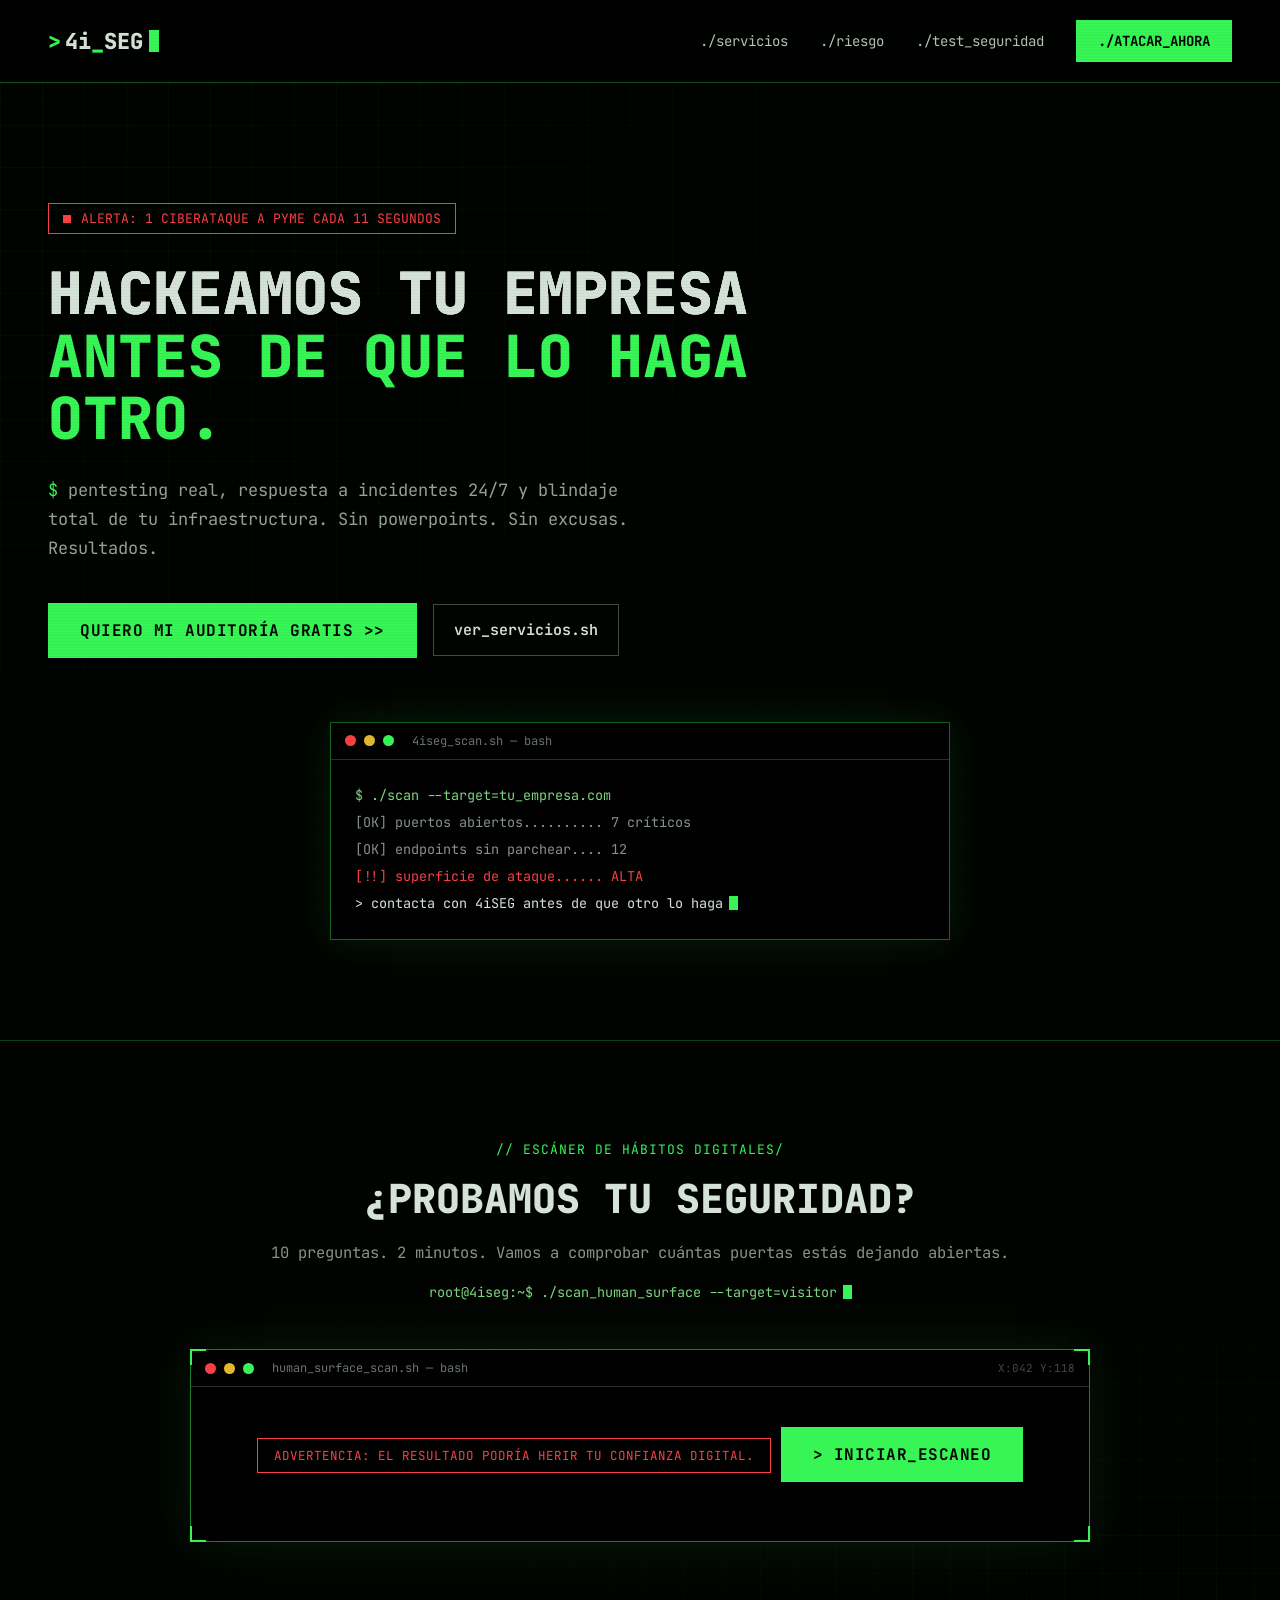
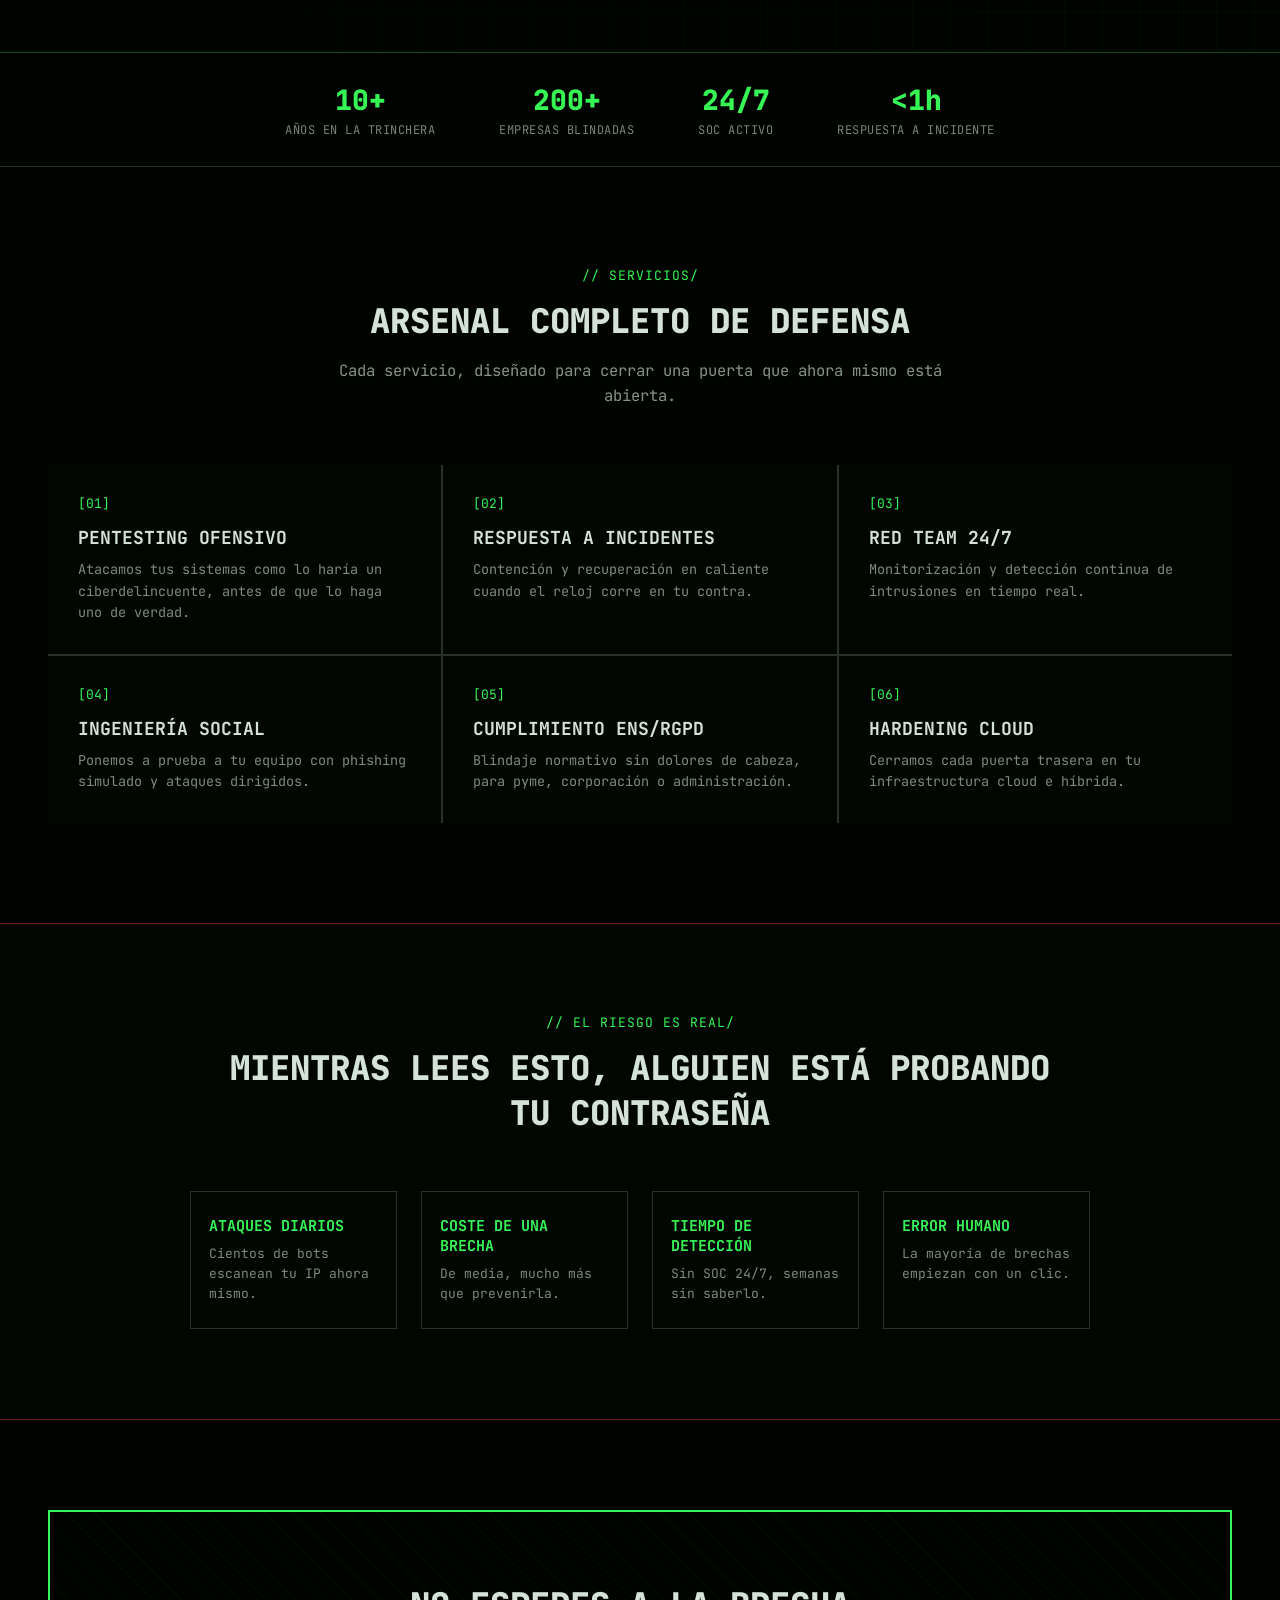
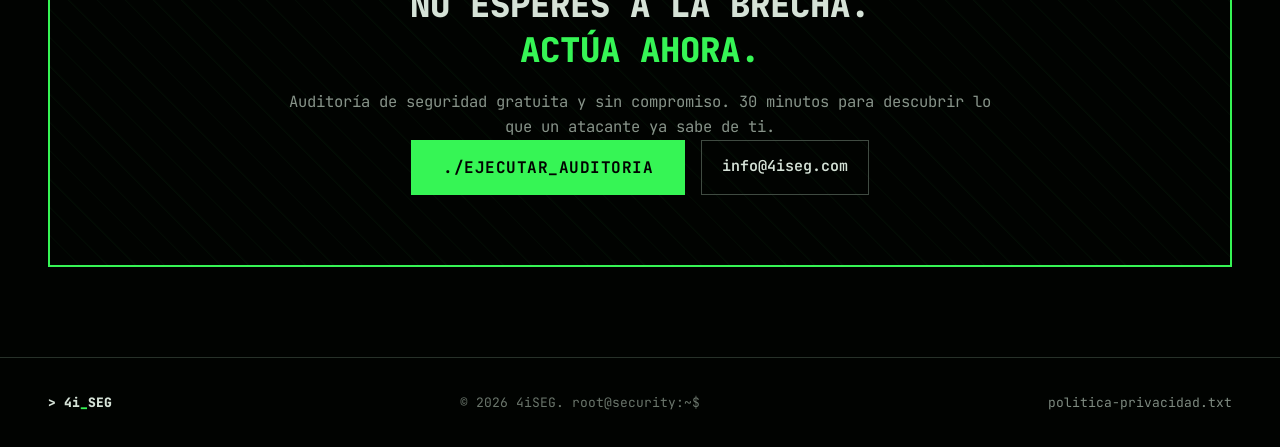
<file: index.html>
<!DOCTYPE html>
<html lang="es">
<head>
<meta charset="UTF-8">
<meta name="viewport" content="width=device-width, initial-scale=1.0">
<title>4iSEG — Ciberseguridad y hacking ético</title>
<meta name="description" content="Pentesting ofensivo, respuesta a incidentes y hardening de seguridad para pymes, corporaciones y administraciones. Haz el test de hábitos digitales de 4iSEG.">
<link rel="preconnect" href="https://fonts.googleapis.com">
<link href="https://fonts.googleapis.com/css2?family=JetBrains+Mono:wght@400;500;700;800&display=swap" rel="stylesheet">
<link rel="stylesheet" href="css/styles.css">
</head>
<body>

<div class="scanlines" aria-hidden="true"></div>

<header class="site-header">
  <div class="logo">
    <span class="logo-chevron">&gt;</span>
    <span>4i<span class="accent">_</span>SEG</span>
    <span class="logo-cursor blink-cursor" aria-hidden="true"></span>
  </div>
  <nav class="site-nav">
    <a href="#servicios">./servicios</a>
    <a href="#riesgo">./riesgo</a>
    <a href="#test-seguridad">./test_seguridad</a>
    <a href="#contacto" class="nav-cta">./ATACAR_AHORA</a>
  </nav>
</header>

<section class="hero">
  <div class="hero-grid" aria-hidden="true"></div>
  <div class="hero-content">
    <div class="alert-badge"><span class="dot blink"></span>ALERTA: 1 CIBERATAQUE A PYME CADA 11 SEGUNDOS</div>
    <h1 class="hero-title glitch-wrap">
      <span class="g1" aria-hidden="true">HACKEAMOS TU EMPRESA</span>
      <span class="g2" aria-hidden="true">HACKEAMOS TU EMPRESA</span>
      <span class="real">HACKEAMOS TU EMPRESA</span><br>
      <span class="real accent-text">ANTES DE QUE LO HAGA<br>OTRO.</span>
    </h1>
    <p class="hero-copy"><span class="accent-text">$</span> pentesting real, respuesta a incidentes 24/7 y blindaje total de tu infraestructura. Sin powerpoints. Sin excusas. Resultados.</p>
    <div class="hero-actions">
      <a href="#contacto" class="btn btn-primary">Quiero mi auditoría gratis &gt;&gt;</a>
      <a href="#servicios" class="btn btn-outline">ver_servicios.sh</a>
    </div>
  </div>

  <div class="terminal-mock">
    <div class="terminal-bar">
      <span class="tl-dot red"></span><span class="tl-dot amber"></span><span class="tl-dot green"></span>
      <span class="terminal-title">4iseg_scan.sh — bash</span>
    </div>
    <div class="terminal-body">
      <div>$ ./scan --target=tu_empresa.com</div>
      <div class="dim">[OK] puertos abiertos.......... 7 críticos</div>
      <div class="dim">[OK] endpoints sin parchear.... 12</div>
      <div class="red-text">[!!] superficie de ataque...... ALTA</div>
      <div class="fg-text">&gt; contacta con 4iSEG antes de que otro lo haga<span class="cursor-block blink-cursor" aria-hidden="true"></span></div>
    </div>
  </div>
</section>

<section id="test-seguridad" class="quiz-section">
  <div class="quiz-grid-bg" aria-hidden="true"></div>

  <div class="quiz-header">
    <div class="eyebrow">// ESCÁNER DE HÁBITOS DIGITALES/</div>
    <h2 class="hero-title-sm">¿PROBAMOS TU SEGURIDAD?</h2>
    <p class="quiz-lead">10 preguntas. 2 minutos. Vamos a comprobar cuántas puertas estás dejando abiertas.</p>
    <div class="terminal-line">root@4iseg:~$ ./scan_human_surface --target=visitor<span class="cursor-block blink-cursor" aria-hidden="true"></span></div>
  </div>

  <div class="quiz-shell">
    <span class="corner corner-tl" aria-hidden="true"></span>
    <span class="corner corner-tr" aria-hidden="true"></span>
    <span class="corner corner-bl" aria-hidden="true"></span>
    <span class="corner corner-br" aria-hidden="true"></span>

    <div class="terminal-bar">
      <span class="tl-dot red"></span><span class="tl-dot amber"></span><span class="tl-dot green"></span>
      <span class="terminal-title">human_surface_scan.sh — bash</span>
      <span class="coords" aria-hidden="true">X:042 Y:118</span>
    </div>

    <div id="stageIntro" class="stage">
      <div class="intro-body">
        <div class="warning-tag">ADVERTENCIA: EL RESULTADO PODRÍA HERIR TU CONFIANZA DIGITAL.</div>
        <button id="btnStart" class="btn btn-primary" type="button">&gt; INICIAR_ESCANEO</button>
      </div>
    </div>

    <div id="stageQuiz" class="stage quiz-body-grid" hidden>
      <div class="quiz-main">
        <div class="quiz-topline">
          <span id="qNumberLabel">[01/10]</span>
          <span>EXPOSICIÓN: <span id="exposureLevel" class="exposure-value">BAJA</span></span>
        </div>
        <div id="progressBar" class="progress-bar"></div>
        <h3 id="questionTitle" class="question-title"></h3>
        <div id="optionsList" class="options-list" role="radiogroup" aria-label="Opciones de respuesta"></div>
        <div id="diagnosticBox" class="diagnostic-box" role="status" aria-live="polite" hidden>
          <span id="diagTag" class="diag-tag"></span><span id="diagText"></span>
        </div>
        <div class="quiz-nav">
          <button id="btnPrev" class="btn btn-ghost" type="button">&lt; ANTERIOR</button>
          <button id="btnNext" class="btn btn-primary" type="button" disabled>SIGUIENTE &gt;</button>
        </div>
      </div>
      <div class="quiz-log" aria-hidden="true">
        <div class="log-title">LOG</div>
        <div id="logLines"></div>
      </div>
    </div>

    <div id="stageScanning" class="stage" hidden>
      <div id="scanLines" class="scan-lines"></div>
    </div>

    <div id="stageResult" class="stage" hidden>
      <div class="result-tag">[SCAN COMPLETED]</div>
      <div id="bandTag" class="band-tag"></div>
      <p id="bandDesc" class="band-desc"></p>
      <div class="score-bar"><div id="scoreFill" class="score-fill"></div></div>
      <div class="result-counts">
        <div><span id="secureCount" class="count-green">0</span> <span class="count-label">SEGURAS</span></div>
        <div><span id="improvableCount" class="count-amber">0</span> <span class="count-label">MEJORABLES</span></div>
        <div><span id="dangerousCount" class="count-red">0</span> <span class="count-label">PELIGROSAS</span></div>
      </div>
      <div id="vulnsBlock" class="vulns-block" hidden>
        <div class="vulns-title">TOP VULNERABILIDADES DETECTADAS</div>
        <div id="recommendations"></div>
      </div>
      <p class="disclaimer">Resultado orientativo. Este cuestionario no sustituye una auditoría profesional de ciberseguridad.</p>
      <div class="result-actions">
        <button id="btnReset" class="btn btn-ghost" type="button">REPETIR_ESCANEO</button>
        <a href="#contacto" class="btn btn-primary">SOLICITAR_AUDITORÍA PROFESIONAL</a>
      </div>
    </div>
  </div>
</section>

<section class="stats-row">
  <div class="stat"><div class="stat-value">10+</div><div class="stat-label">AÑOS EN LA TRINCHERA</div></div>
  <div class="stat"><div class="stat-value">200+</div><div class="stat-label">EMPRESAS BLINDADAS</div></div>
  <div class="stat"><div class="stat-value">24/7</div><div class="stat-label">SOC ACTIVO</div></div>
  <div class="stat"><div class="stat-value">&lt;1h</div><div class="stat-label">RESPUESTA A INCIDENTE</div></div>
</section>

<section id="servicios" class="services-section">
  <div class="section-head">
    <div class="eyebrow">// SERVICIOS/</div>
    <h2 class="section-title">Arsenal completo de defensa</h2>
    <p class="section-lead">Cada servicio, diseñado para cerrar una puerta que ahora mismo está abierta.</p>
  </div>
  <div class="services-grid">
    <div class="service-card"><div class="service-id">[01]</div><h3>Pentesting ofensivo</h3><p>Atacamos tus sistemas como lo haría un ciberdelincuente, antes de que lo haga uno de verdad.</p></div>
    <div class="service-card"><div class="service-id">[02]</div><h3>Respuesta a incidentes</h3><p>Contención y recuperación en caliente cuando el reloj corre en tu contra.</p></div>
    <div class="service-card"><div class="service-id">[03]</div><h3>Red team 24/7</h3><p>Monitorización y detección continua de intrusiones en tiempo real.</p></div>
    <div class="service-card"><div class="service-id">[04]</div><h3>Ingeniería social</h3><p>Ponemos a prueba a tu equipo con phishing simulado y ataques dirigidos.</p></div>
    <div class="service-card"><div class="service-id">[05]</div><h3>Cumplimiento ENS/RGPD</h3><p>Blindaje normativo sin dolores de cabeza, para pyme, corporación o administración.</p></div>
    <div class="service-card"><div class="service-id">[06]</div><h3>Hardening cloud</h3><p>Cerramos cada puerta trasera en tu infraestructura cloud e híbrida.</p></div>
  </div>
</section>

<section id="riesgo" class="riesgo-section">
  <div class="section-head">
    <div class="eyebrow">// EL RIESGO ES REAL/</div>
    <h2 class="section-title">Mientras lees esto, alguien está probando tu contraseña</h2>
  </div>
  <div class="diffs-grid">
    <div class="diff-card"><div class="diff-title">ATAQUES DIARIOS</div><div class="diff-desc">Cientos de bots escanean tu IP ahora mismo.</div></div>
    <div class="diff-card"><div class="diff-title">COSTE DE UNA BRECHA</div><div class="diff-desc">De media, mucho más que prevenirla.</div></div>
    <div class="diff-card"><div class="diff-title">TIEMPO DE DETECCIÓN</div><div class="diff-desc">Sin SOC 24/7, semanas sin saberlo.</div></div>
    <div class="diff-card"><div class="diff-title">ERROR HUMANO</div><div class="diff-desc">La mayoría de brechas empiezan con un clic.</div></div>
  </div>
</section>

<section id="contacto" class="contact-section">
  <div class="contact-bg" aria-hidden="true"></div>
  <div class="contact-inner">
    <h2 class="section-title">No esperes a la brecha.<br><span class="accent-text">Actúa ahora.</span></h2>
    <p class="section-lead">Auditoría de seguridad gratuita y sin compromiso. 30 minutos para descubrir lo que un atacante ya sabe de ti.</p>
    <div class="contact-actions">
      <a href="mailto:info@4iseg.com" class="btn btn-primary">./ejecutar_auditoria</a>
      <a href="mailto:info@4iseg.com" class="btn btn-outline">info@4iseg.com</a>
    </div>
  </div>
</section>

<footer class="site-footer">
  <div class="footer-logo">&gt; 4i<span class="accent-text">_</span>SEG</div>
  <div class="footer-copy">© 2026 4iSEG. root@security:~$</div>
  <a href="https://4iseg.com/politica-privacidad/" class="footer-link">politica-privacidad.txt</a>
</footer>

<script src="js/script.js" defer></script>
</body>
</html>
</file>
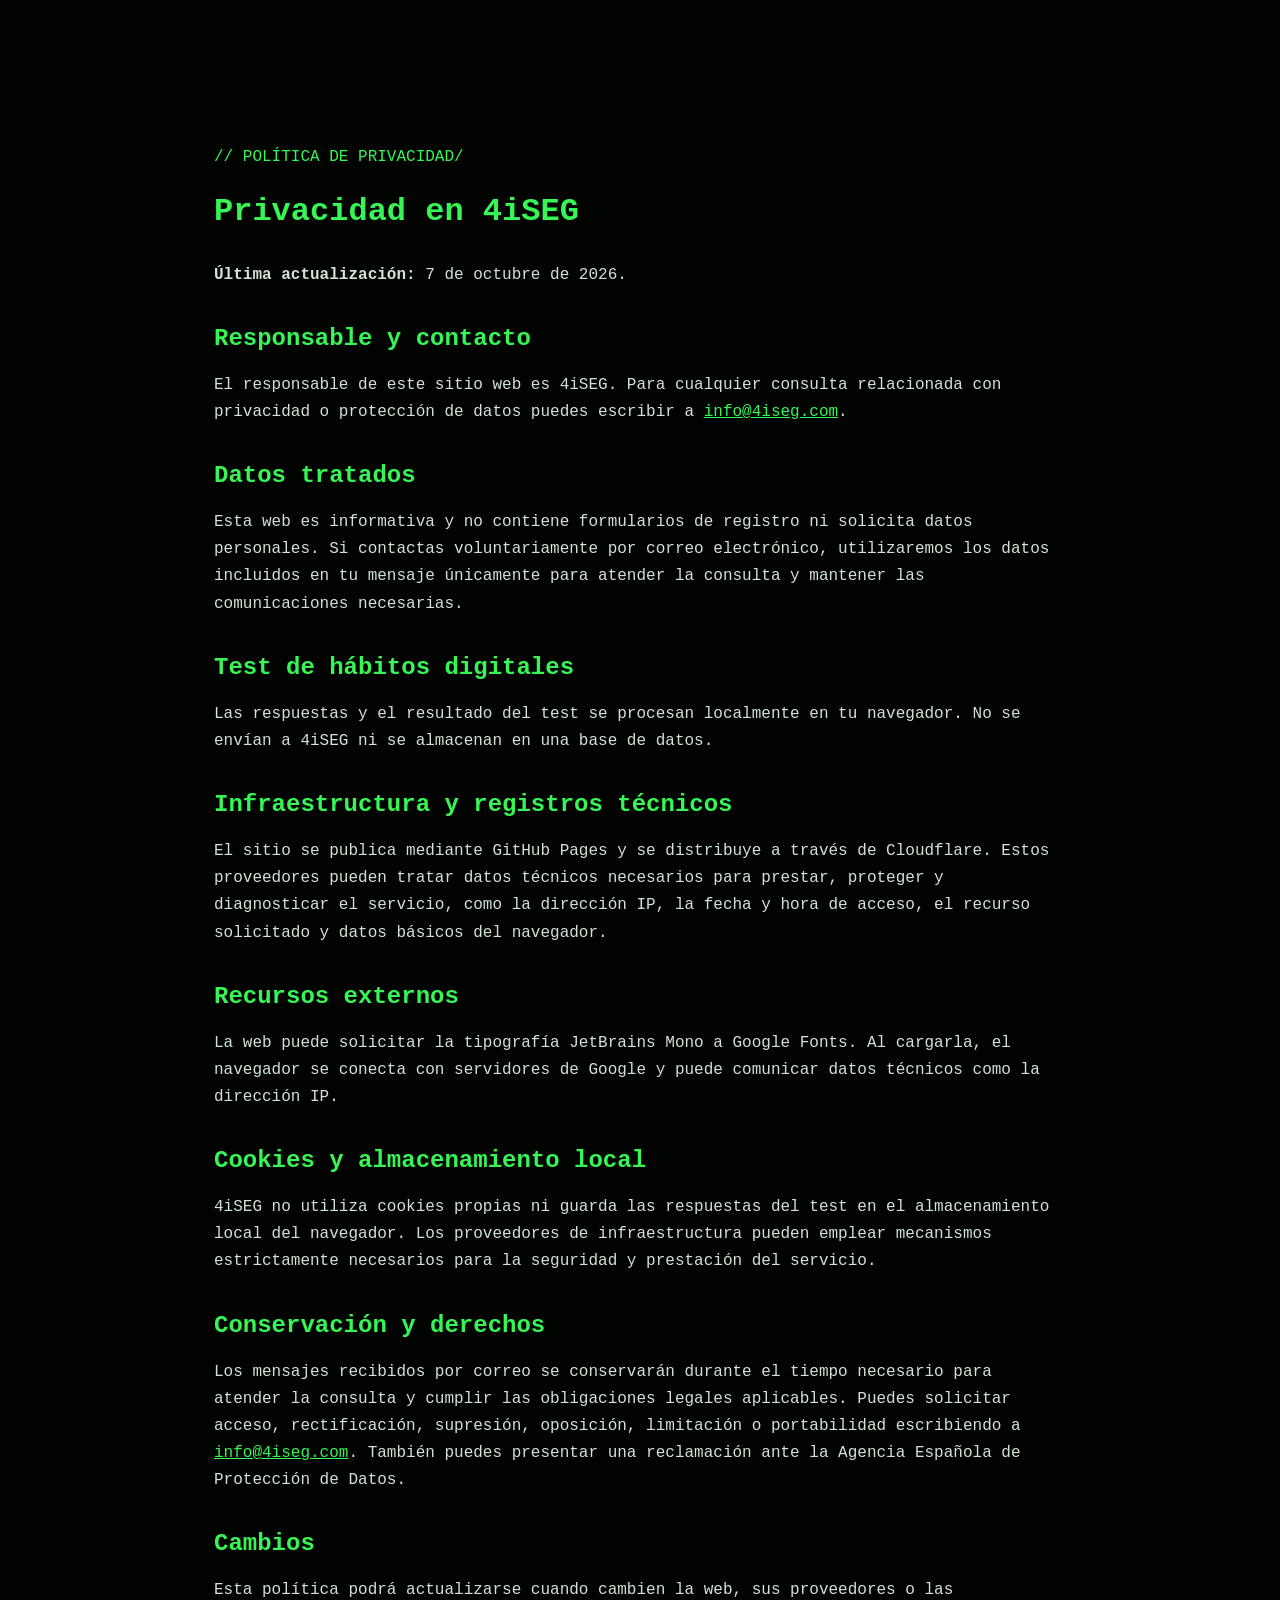
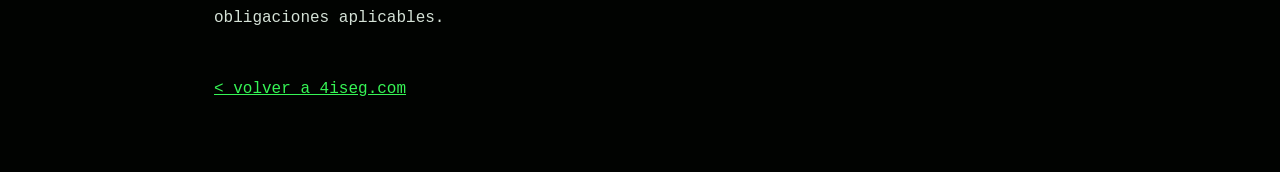
<file: politica-privacidad/index.html>
<!DOCTYPE html>
<html lang="es">
<head>
  <meta charset="UTF-8">
  <meta name="viewport" content="width=device-width, initial-scale=1.0">
  <meta name="description" content="Política de privacidad de 4iSEG.">
  <meta name="referrer" content="strict-origin-when-cross-origin">
  <title>Política de privacidad — 4iSEG</title>
  <link rel="stylesheet" href="/css/styles.css">
  <style>
    .legal-page { max-width: 900px; margin: 0 auto; padding: 8rem 1.5rem 4rem; }
    .legal-page h1 { color: var(--green); margin-bottom: 2rem; }
    .legal-page h2 { color: var(--green); margin-top: 2.25rem; }
    .legal-page p, .legal-page li { line-height: 1.7; }
    .legal-page a { color: var(--green); }
    .legal-back { display: inline-block; margin-top: 2rem; }
  </style>
</head>
<body>
  <main class="legal-page">
    <p class="accent-text">// POLÍTICA DE PRIVACIDAD/</p>
    <h1>Privacidad en 4iSEG</h1>
    <p><strong>Última actualización:</strong> 7 de octubre de 2026.</p>

    <h2>Responsable y contacto</h2>
    <p>El responsable de este sitio web es 4iSEG. Para cualquier consulta relacionada con privacidad o protección de datos puedes escribir a <a href="mailto:info@4iseg.com">info@4iseg.com</a>.</p>

    <h2>Datos tratados</h2>
    <p>Esta web es informativa y no contiene formularios de registro ni solicita datos personales. Si contactas voluntariamente por correo electrónico, utilizaremos los datos incluidos en tu mensaje únicamente para atender la consulta y mantener las comunicaciones necesarias.</p>

    <h2>Test de hábitos digitales</h2>
    <p>Las respuestas y el resultado del test se procesan localmente en tu navegador. No se envían a 4iSEG ni se almacenan en una base de datos.</p>

    <h2>Infraestructura y registros técnicos</h2>
    <p>El sitio se publica mediante GitHub Pages y se distribuye a través de Cloudflare. Estos proveedores pueden tratar datos técnicos necesarios para prestar, proteger y diagnosticar el servicio, como la dirección IP, la fecha y hora de acceso, el recurso solicitado y datos básicos del navegador.</p>

    <h2>Recursos externos</h2>
    <p>La web puede solicitar la tipografía JetBrains Mono a Google Fonts. Al cargarla, el navegador se conecta con servidores de Google y puede comunicar datos técnicos como la dirección IP.</p>

    <h2>Cookies y almacenamiento local</h2>
    <p>4iSEG no utiliza cookies propias ni guarda las respuestas del test en el almacenamiento local del navegador. Los proveedores de infraestructura pueden emplear mecanismos estrictamente necesarios para la seguridad y prestación del servicio.</p>

    <h2>Conservación y derechos</h2>
    <p>Los mensajes recibidos por correo se conservarán durante el tiempo necesario para atender la consulta y cumplir las obligaciones legales aplicables. Puedes solicitar acceso, rectificación, supresión, oposición, limitación o portabilidad escribiendo a <a href="mailto:info@4iseg.com">info@4iseg.com</a>. También puedes presentar una reclamación ante la Agencia Española de Protección de Datos.</p>

    <h2>Cambios</h2>
    <p>Esta política podrá actualizarse cuando cambien la web, sus proveedores o las obligaciones aplicables.</p>

    <a class="legal-back" href="/">&lt; volver a 4iseg.com</a>
  </main>
</body>
</html>
</file>
<file: css/styles.css>
:root {
  --bg: oklch(9% 0.015 150);
  --bg-terminal: oklch(6% 0.01 150);
  --bg-card: oklch(11% 0.015 150);
  --bg-riesgo: oklch(11% 0.02 150);
  --fg: oklch(90% 0.02 150);
  --fg-70: oklch(70% 0.02 150);
  --fg-65: oklch(65% 0.02 150);
  --fg-62: oklch(62% 0.02 150);
  --fg-60: oklch(60% 0.02 150);
  --fg-58: oklch(80% 0.02 150);
  --fg-55: oklch(55% 0.02 150);
  --fg-48: oklch(48% 0.02 150);
  --green: oklch(85% 0.25 145);
  --green-bright: oklch(90% 0.25 145);
  --amber: oklch(80% 0.15 90);
  --red: oklch(65% 0.22 25);
  --border: oklch(30% 0.02 150);
  --border-soft: oklch(26% 0.02 150);
  --border-mid: oklch(35% 0.02 150);
  --border-strong: oklch(40% 0.02 150);
}

* { box-sizing: border-box; }
html, body { margin: 0; padding: 0; }
body {
  font-family: 'JetBrains Mono', monospace;
  background: var(--bg);
  color: var(--fg);
  min-height: 100vh;
  overflow-x: hidden;
  position: relative;
}
a { color: inherit; }
::selection { background: var(--green); color: var(--bg); }

.scanlines {
  position: fixed; inset: 0; pointer-events: none; z-index: 100;
  background-image: repeating-linear-gradient(0deg, oklch(0% 0 0 / 0.12) 0px, transparent 1px, transparent 3px);
  opacity: 0.5;
}

@keyframes blink { 0%, 45% { opacity: 1; } 50%, 100% { opacity: 0; } }
@keyframes glitch1 { 0%,100% { clip-path: inset(0 0 90% 0); transform: translate(0); } 20% { clip-path: inset(20% 0 60% 0); transform: translate(-3px,0); } 40% { clip-path: inset(60% 0 10% 0); transform: translate(3px,0); } 60% { clip-path: inset(10% 0 70% 0); transform: translate(-2px,0); } 80% { clip-path: inset(80% 0 5% 0); transform: translate(2px,0); } }
@keyframes glitch2 { 0%,100% { clip-path: inset(30% 0 40% 0); transform: translate(0); } 25% { clip-path: inset(5% 0 85% 0); transform: translate(3px,0); } 50% { clip-path: inset(50% 0 20% 0); transform: translate(-3px,0); } 75% { clip-path: inset(70% 0 10% 0); transform: translate(2px,0); } }
@keyframes qEnter { from { opacity: 0; transform: translateX(18px); } to { opacity: 1; transform: translateX(0); } }
@keyframes flashRed { 0% { background: oklch(30% 0.15 25 / 0.4); } 100% { background: transparent; } }

.blink, .dot.blink { animation: blink 0.8s step-end infinite; }
.glitch-wrap { position: relative; display: inline-block; }
.glitch-wrap .g1, .glitch-wrap .g2 { position: absolute; top: 0; left: 0; width: 100%; }

@media (prefers-reduced-motion: no-preference) {
  .glitch-wrap:hover .g1 { animation: glitch1 0.5s steps(2) infinite; color: var(--red); }
  .glitch-wrap:hover .g2 { animation: glitch2 0.5s steps(2) infinite; color: oklch(70% 0.18 250); }
  .blink-cursor { animation: blink 1s step-end infinite; }
  .q-anim { animation: qEnter 0.32s ease both; }
  .risk-flash { animation: flashRed 0.4s ease; }
}
@media (prefers-reduced-motion: reduce) {
  .blink, .dot.blink { animation: none; }
}

/* header */
.site-header {
  position: sticky; top: 0; z-index: 50;
  display: flex; align-items: center; justify-content: space-between;
  padding: 20px 48px;
  background: oklch(9% 0.015 150 / 0.9);
  backdrop-filter: blur(6px);
  border-bottom: 1px solid oklch(85% 0.25 145 / 0.3);
}
.logo { display: flex; align-items: center; gap: 4px; font-size: 22px; font-weight: 800; }
.accent, .accent-text, .logo-chevron { color: var(--green); }
.logo-cursor { display: inline-block; width: 10px; height: 22px; background: var(--green); margin-left: 2px; }
.site-nav { display: flex; align-items: center; gap: 32px; font-size: 14px; flex-wrap: wrap; }
.site-nav a { text-decoration: none; color: var(--fg-58); }
.nav-cta { color: var(--bg) !important; font-weight: 700; background: var(--green); padding: 10px 20px; border: 2px solid var(--green); }

/* buttons */
.btn {
  cursor: pointer; text-decoration: none; font-family: 'JetBrains Mono', monospace;
  display: inline-block; text-align: center;
}
.btn-primary { background: var(--green); color: var(--bg); font-weight: 700; padding: 17px 32px; font-size: 16px; text-transform: uppercase; letter-spacing: 0.5px; border: none; }
.btn-primary:hover { background: var(--green-bright); }
.btn-primary:focus-visible { outline: 3px solid var(--green-bright); outline-offset: 3px; }
.btn-outline { color: var(--fg); font-weight: 600; padding: 15px 20px; font-size: 15px; border: 1px solid var(--border-strong); background: transparent; }
.btn-ghost { background: transparent; color: var(--fg-58); border: 1px solid var(--border-mid); padding: 12px 18px; font-size: 13px; }
.btn-ghost:focus-visible, .btn-outline:focus-visible { outline: 2px solid var(--green); outline-offset: 2px; }
.btn:disabled { opacity: 0.4; cursor: not-allowed; }

/* hero */
.hero { position: relative; padding: 120px 48px 100px; overflow: hidden; border-bottom: 1px solid oklch(85% 0.25 145 / 0.25); }
.hero-grid {
  position: absolute; inset: 0;
  background-image: linear-gradient(oklch(85% 0.25 145 / 0.05) 1px, transparent 1px), linear-gradient(90deg, oklch(85% 0.25 145 / 0.05) 1px, transparent 1px);
  background-size: 42px 42px;
  mask-image: radial-gradient(ellipse at top left, black, transparent 70%);
}
.hero-content { position: relative; max-width: 820px; }
.alert-badge {
  display: inline-flex; align-items: center; gap: 10px; padding: 6px 14px;
  border: 1px solid var(--red); font-size: 13px; color: var(--red); margin-bottom: 28px;
}
.alert-badge .dot { width: 8px; height: 8px; background: var(--red); border-radius: 0; display: inline-block; }
.hero-title { font-size: 58px; line-height: 1.08; font-weight: 800; margin: 0 0 26px; text-transform: uppercase; }
.hero-title .real { position: relative; }
.hero-copy { font-size: 17px; line-height: 1.7; color: var(--fg-70); margin: 0 0 40px; max-width: 620px; }
.hero-actions { display: flex; gap: 16px; align-items: center; flex-wrap: wrap; }

.terminal-mock {
  position: relative; max-width: 620px; margin: 64px auto 0;
  background: var(--bg-terminal); border: 1px solid oklch(85% 0.25 145 / 0.4);
  box-shadow: 0 0 40px oklch(85% 0.25 145 / 0.12);
}
.terminal-bar { display: flex; align-items: center; gap: 8px; padding: 10px 14px; border-bottom: 1px solid var(--border); }
.tl-dot { width: 11px; height: 11px; border-radius: 50%; }
.tl-dot.red { background: var(--red); }
.tl-dot.amber { background: var(--amber); }
.tl-dot.green { background: var(--green); }
.terminal-title { margin-left: 10px; font-size: 12px; color: var(--fg-55); }
.coords { margin-left: auto; font-size: 11px; color: var(--border-strong); }
.terminal-body { padding: 22px 24px; font-size: 13.5px; line-height: 2; color: oklch(80% 0.15 145); }
.terminal-body .dim { color: var(--fg-65); }
.terminal-body .red-text { color: var(--red); }
.terminal-body .fg-text { color: var(--fg); }
.cursor-block { display: inline-block; width: 9px; height: 14px; background: var(--green); margin-left: 6px; vertical-align: -2px; }

/* quiz section */
.quiz-section { position: relative; padding: 100px 48px 110px; border-bottom: 1px solid oklch(85% 0.25 145 / 0.3); overflow: hidden; }
.quiz-grid-bg {
  position: absolute; inset: 0;
  background-image: linear-gradient(oklch(85% 0.25 145 / 0.04) 1px, transparent 1px), linear-gradient(90deg, oklch(85% 0.25 145 / 0.04) 1px, transparent 1px);
  background-size: 38px 38px;
  mask-image: radial-gradient(ellipse at bottom right, black, transparent 70%);
  pointer-events: none;
}
.quiz-header { position: relative; max-width: 900px; margin: 0 auto 48px; text-align: center; }
.eyebrow { font-size: 13px; color: var(--green); letter-spacing: 1px; margin-bottom: 14px; }
.hero-title-sm { font-size: 40px; font-weight: 800; margin: 0 0 16px; text-transform: uppercase; }
.quiz-lead { color: var(--fg-65); font-size: 15.5px; line-height: 1.6; margin: 0 0 18px; }
.terminal-line { font-size: 13.5px; color: oklch(80% 0.15 145); margin-bottom: 6px; }

.quiz-shell {
  position: relative; max-width: 900px; margin: 0 auto;
  border: 1px solid oklch(85% 0.25 145 / 0.5); background: var(--bg-terminal);
  box-shadow: 0 0 50px oklch(85% 0.25 145 / 0.1);
}
.corner { position: absolute; width: 16px; height: 16px; }
.corner-tl { top: -1px; left: -1px; border-top: 2px solid var(--green); border-left: 2px solid var(--green); }
.corner-tr { top: -1px; right: -1px; border-top: 2px solid var(--green); border-right: 2px solid var(--green); }
.corner-bl { bottom: -1px; left: -1px; border-bottom: 2px solid var(--green); border-left: 2px solid var(--green); }
.corner-br { bottom: -1px; right: -1px; border-bottom: 2px solid var(--green); border-right: 2px solid var(--green); }

.intro-body { padding: 40px 32px; text-align: center; }
.warning-tag { font-size: 12.5px; color: var(--red); border: 1px solid var(--red); display: inline-block; padding: 8px 16px; margin-bottom: 28px; }

.quiz-body-grid { display: grid; grid-template-columns: 1fr 180px; }
.quiz-main { padding: 30px 32px; }
.quiz-topline { display: flex; align-items: center; justify-content: space-between; margin-bottom: 18px; font-size: 13px; color: var(--fg-70); }
.exposure-value { font-weight: 700; }
.progress-bar { display: flex; gap: 4px; margin-bottom: 26px; }
.progress-bar .seg { height: 5px; flex: 1; background: var(--border-soft); }
.progress-bar .seg.filled { background: var(--green); }
.question-title { font-size: 19px; font-weight: 700; margin: 0 0 22px; text-transform: uppercase; line-height: 1.4; }
.options-list { display: flex; flex-direction: column; gap: 10px; }
.option-btn {
  cursor: pointer; text-align: left; background: var(--bg); border: 1px solid var(--border);
  color: var(--fg); padding: 14px 16px; font-family: 'JetBrains Mono', monospace; font-size: 13.5px; line-height: 1.5;
}
.option-btn:hover, .option-btn:focus-visible { border-color: var(--green); }
.option-btn:focus-visible { outline: 2px solid var(--green); outline-offset: 2px; }
.option-btn .opt-key { font-weight: 700; margin-right: 8px; }
.diagnostic-box { margin-top: 18px; padding: 14px 16px; border-left: 3px solid var(--green); background: var(--bg-card); font-size: 13px; line-height: 1.6; }
.diag-tag { font-weight: 700; margin-right: 8px; }
.quiz-nav { display: flex; justify-content: space-between; margin-top: 26px; gap: 12px; flex-wrap: wrap; }
.quiz-log { border-left: 1px solid var(--border-soft); padding: 20px 16px; font-size: 11px; line-height: 1.9; color: var(--fg-55); overflow: hidden; }
.log-title { color: var(--fg-60); margin-bottom: 8px; letter-spacing: 0.5px; }

.scan-lines { padding: 48px 32px; min-height: 220px; }
.scan-lines div { font-size: 14px; color: var(--green); margin-bottom: 10px; }

.stage { display: block; }
.stage[hidden] { display: none; }

#stageResult { padding: 36px 32px; }
.result-tag { font-size: 12px; color: var(--fg-60); margin-bottom: 6px; }
.band-tag { font-size: 22px; font-weight: 800; margin-bottom: 6px; text-transform: uppercase; }
.band-desc { color: var(--fg-70); font-size: 14px; line-height: 1.6; margin: 0 0 24px; max-width: 560px; }
.score-bar { height: 8px; background: oklch(20% 0.02 150); margin-bottom: 24px; }
.score-fill { height: 100%; width: 0%; background: var(--green); }
.result-counts { display: flex; gap: 28px; margin-bottom: 28px; flex-wrap: wrap; }
.count-green { color: var(--green); font-weight: 700; }
.count-amber { color: var(--amber); font-weight: 700; }
.count-red { color: var(--red); font-weight: 700; }
.count-label { font-size: 12px; color: var(--fg-60); }
.vulns-block { margin-bottom: 28px; }
.vulns-title { font-size: 12.5px; color: var(--fg-70); letter-spacing: 0.5px; margin-bottom: 10px; }
.rec-line { font-size: 13.5px; line-height: 1.7; margin-bottom: 6px; }
.rec-line .bullet { color: var(--red); margin-right: 8px; }
.disclaimer { font-size: 11.5px; color: var(--fg-48); margin: 0 0 26px; }
.result-actions { display: flex; gap: 14px; flex-wrap: wrap; }

/* stats */
.stats-row { padding: 28px 48px; border-bottom: 1px solid var(--border); display: flex; justify-content: center; gap: 64px; flex-wrap: wrap; }
.stat { text-align: center; }
.stat-value { font-size: 28px; font-weight: 800; color: var(--green); }
.stat-label { font-size: 12px; color: var(--fg-60); margin-top: 4px; text-transform: uppercase; letter-spacing: 0.5px; }

/* services */
.services-section { padding: 100px 48px; }
.section-head { max-width: 680px; margin: 0 auto 56px; text-align: center; }
.section-title { font-size: 34px; font-weight: 800; margin: 0 0 16px; text-transform: uppercase; }
.section-lead { color: var(--fg-65); font-size: 15.5px; line-height: 1.6; margin: 0; }
.services-grid { display: grid; grid-template-columns: repeat(3, 1fr); gap: 2px; max-width: 1200px; margin: 0 auto; background: var(--border); }
.service-card { background: var(--bg-card); padding: 30px; }
.service-id { font-size: 13px; color: var(--green); margin-bottom: 14px; }
.service-card h3 { font-size: 18px; font-weight: 700; margin: 0 0 10px; text-transform: uppercase; }
.service-card p { color: var(--fg-62); font-size: 13.5px; line-height: 1.6; margin: 0; }

/* riesgo */
.riesgo-section { padding: 90px 48px; background: var(--bg-riesgo); border-top: 1px solid oklch(65% 0.22 25 / 0.4); border-bottom: 1px solid oklch(65% 0.22 25 / 0.4); }
.riesgo-section .section-head { max-width: 900px; }
.riesgo-section .section-title { text-wrap: pretty; }
.diffs-grid { display: grid; grid-template-columns: repeat(4, 1fr); gap: 24px; max-width: 900px; margin: 32px auto 0; }
.diff-card { border: 1px solid var(--border); padding: 24px 18px; }
.diff-title { font-size: 15px; font-weight: 700; margin-bottom: 8px; color: var(--green); }
.diff-desc { font-size: 13px; color: var(--fg-62); line-height: 1.55; }

/* contact */
.contact-section { position: relative; margin: 90px 48px; padding: 70px 60px; border: 2px solid var(--green); overflow: hidden; }
.contact-bg { position: absolute; inset: 0; background-image: repeating-linear-gradient(45deg, oklch(85% 0.25 145 / 0.04) 0px, transparent 2px, transparent 20px); pointer-events: none; }
.contact-inner { position: relative; text-align: center; max-width: 720px; margin: 0 auto; }
.contact-inner .section-title { margin-bottom: 18px; text-wrap: pretty; }
.contact-actions { display: flex; gap: 16px; justify-content: center; flex-wrap: wrap; }

/* footer */
.site-footer { padding: 36px 48px; border-top: 1px solid var(--border); display: flex; justify-content: space-between; align-items: center; flex-wrap: wrap; gap: 16px; font-size: 13px; }
.footer-logo { font-weight: 800; }
.footer-copy { color: var(--fg-55); }
.footer-link { color: var(--fg-62); text-decoration: none; }

@media (max-width: 760px) {
  .site-nav { gap: 14px !important; font-size: 12.5px !important; }
  .site-nav a { padding: 8px 12px !important; }
  .hero-title, .hero-title-sm { font-size: 32px !important; }
  .stats-row { gap: 28px !important; }
  .services-grid, .diffs-grid { grid-template-columns: 1fr !important; }
  .quiz-body-grid { grid-template-columns: 1fr !important; }
  .quiz-log { display: none !important; }
  section, .hero, .quiz-section, .services-section, .riesgo-section, .contact-section, .site-header, .site-footer { padding-left: 20px !important; padding-right: 20px !important; }
  .contact-section { margin-left: 20px !important; margin-right: 20px !important; }
}
</file>
